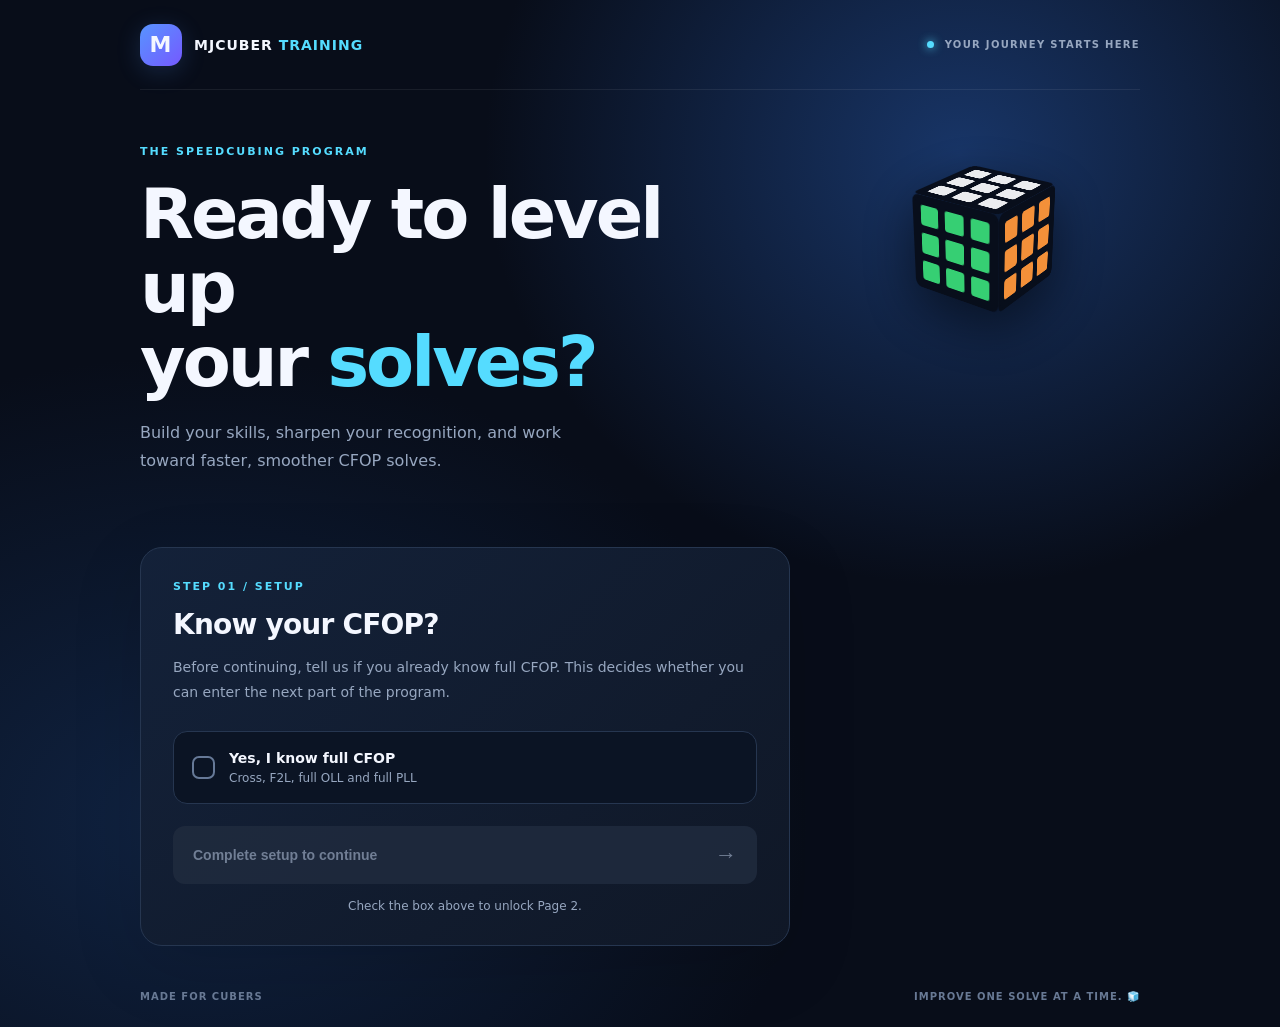
<file: index.html>
<!DOCTYPE html>
<html lang="en">
<head>
    <meta charset="UTF-8">
    <meta name="viewport" content="width=device-width, initial-scale=1.0">
    <meta name="theme-color" content="#080d19">
    <title>MJCUBER Training</title>

    <style>
        :root {
            --bg: #080d19;
            --blue: #5794ff;
            --cyan: #55dcff;
            --text: #f4f7ff;
            --muted: #97a7c0;
            --border: #263650;
        }

        * {
            box-sizing: border-box;
        }

        body {
            margin: 0;
            min-height: 100vh;
            color: var(--text);
            background:
                radial-gradient(ellipse at 75% 15%, #183567 0%, transparent 35%),
                radial-gradient(ellipse at 15% 80%, #102342 0%, transparent 40%),
                var(--bg);
            font-family: Inter, system-ui, Arial, sans-serif;
        }

        .container {
            width: min(1000px, 90%);
            margin: auto;
        }

        .topbar {
            min-height: 90px;
            display: flex;
            justify-content: space-between;
            align-items: center;
            gap: 20px;
            border-bottom: 1px solid #ffffff12;
        }

        .brand {
            display: flex;
            align-items: center;
            gap: 12px;
            color: var(--text);
            text-decoration: none;
            font-size: 14px;
            font-weight: 900;
            letter-spacing: 1px;
        }

        .brand-icon {
            width: 42px;
            height: 42px;
            display: grid;
            place-items: center;
            border-radius: 13px;
            background: linear-gradient(135deg, var(--blue), #7559ff);
            font-size: 22px;
            box-shadow: 0 5px 25px #5794ff30;
        }

        .accent {
            color: var(--cyan);
        }

        .status {
            color: var(--muted);
            font-size: 10px;
            font-weight: 800;
            letter-spacing: 1.3px;
        }

        .status-dot {
            display: inline-block;
            width: 7px;
            height: 7px;
            margin-right: 6px;
            border-radius: 50%;
            background: var(--cyan);
            box-shadow: 0 0 10px var(--cyan);
        }

        .hero {
            position: relative;
            display: flex;
            align-items: center;
            min-height: 310px;
            overflow: hidden;
            padding: 55px 0;
        }

        .hero-content {
            position: relative;
            z-index: 2;
            max-width: 580px;
        }

        .eyebrow,
        .step-label {
            color: var(--cyan);
            font-size: 11px;
            font-weight: 900;
            letter-spacing: 2px;
        }

        .hero h1 {
            margin: 19px 0;
            font-size: clamp(42px, 7vw, 70px);
            line-height: 1.06;
            letter-spacing: -3px;
        }

        .hero p {
            max-width: 470px;
            color: var(--muted);
            font-size: 16px;
            line-height: 1.8;
        }

        /* Three precisely aligned cube faces */
        .cube-decoration {
            position: absolute;
            width: 180px;
            height: 180px;
            top: 55px;
            right: 65px;
            perspective: 700px;
            opacity: .95;
            filter: drop-shadow(0 18px 25px #0008);
        }

        .cube {
            position: absolute;
            inset: 0;
            transform-style: preserve-3d;
            transform: rotateX(-24deg) rotateY(-35deg);
            animation: cube-float 5s ease-in-out infinite;
        }

        .cube-face {
            position: absolute;
            top: 40px;
            left: 40px;
            width: 100px;
            height: 100px;
            display: grid;
            grid-template-columns: repeat(3, 1fr);
            grid-template-rows: repeat(3, 1fr);
            gap: 4px;
            padding: 5px;
            border: 3px solid #080d19;
            border-radius: 8px;
            background: #080d19;
            backface-visibility: hidden;
        }

        .cube-face span {
            display: block;
            border: 2px solid #080d19;
            border-radius: 5px;
        }

        .cube-front {
            transform: translateZ(50px);
        }

        .cube-front span {
            background: #38d875;
        }

        .cube-right {
            transform: rotateY(90deg) translateZ(50px);
        }

        .cube-right span {
            background: #ff9638;
        }

        .cube-top {
            transform: rotateX(90deg) translateZ(50px);
        }

        .cube-top span {
            background: #f7f7f7;
        }

        @keyframes cube-float {
            0%, 100% {
                transform: rotateX(-24deg) rotateY(-35deg) translateY(0);
            }
            50% {
                transform: rotateX(-24deg) rotateY(-35deg) translateY(-7px);
            }
        }

        .setup-card {
            max-width: 650px;
            padding: 32px;
            border: 1px solid var(--border);
            border-radius: 22px;
            background: linear-gradient(145deg, #14223aee, #101827f5);
            box-shadow: 0 20px 70px #00000020;
        }

        .setup-card h2 {
            margin: 15px 0 8px;
            font-size: 28px;
            letter-spacing: -.8px;
        }

        .description {
            color: var(--muted);
            font-size: 14px;
            line-height: 1.8;
        }

        .check-option {
            display: flex;
            align-items: center;
            gap: 14px;
            margin-top: 25px;
            padding: 18px;
            border: 1px solid var(--border);
            border-radius: 14px;
            background: #0b1424;
            cursor: pointer;
            transition: border-color .2s, background .2s;
        }

        .check-option:has(input:checked) {
            border-color: var(--blue);
            background: #16294a;
        }

        .check-option input {
            position: absolute;
            width: 1px;
            height: 1px;
            opacity: 0;
        }

        .custom-check {
            display: grid;
            place-items: center;
            width: 23px;
            height: 23px;
            flex-shrink: 0;
            border: 2px solid #667997;
            border-radius: 7px;
            color: #07101e;
            transition: .2s;
        }

        .check-option input:checked + .custom-check {
            border-color: var(--cyan);
            background: var(--cyan);
        }

        .check-option input:checked + .custom-check::after {
            content: "✓";
            font-weight: 900;
        }

        .check-option input:focus-visible + .custom-check {
            outline: 3px solid white;
            outline-offset: 3px;
        }

        .check-copy {
            display: flex;
            flex-direction: column;
            gap: 5px;
        }

        .check-copy strong {
            font-size: 14px;
        }

        .check-copy small {
            color: var(--muted);
            font-size: 12px;
        }

        #nextButton {
            display: flex;
            align-items: center;
            justify-content: space-between;
            gap: 20px;
            width: 100%;
            margin-top: 22px;
            padding: 16px 20px;
            border: 0;
            border-radius: 12px;
            color: white;
            background: linear-gradient(100deg, #4385ff, #6558ff);
            font-size: 14px;
            font-weight: 800;
            cursor: pointer;
            transition: transform .2s, box-shadow .2s;
        }

        #nextButton:not(:disabled):hover {
            transform: translateY(-2px);
            box-shadow: 0 10px 28px #4385ff35;
        }

        #nextButton:disabled {
            color: #8290a7;
            background: #202b3e;
            cursor: not-allowed;
            opacity: .85;
        }

        .arrow {
            font-size: 22px;
        }

        .hint {
            margin: 15px 0 0;
            color: var(--muted);
            font-size: 12px;
            text-align: center;
        }

        footer {
            display: flex;
            justify-content: space-between;
            gap: 15px;
            padding: 45px 0 25px;
            color: #687994;
            font-size: 10px;
            font-weight: 800;
            letter-spacing: 1px;
        }

        @media (max-width: 650px) {
            .topbar {
                min-height: 75px;
            }

            .status {
                max-width: 100px;
                line-height: 1.6;
                text-align: right;
            }

            .hero {
                min-height: 280px;
                padding: 45px 0 35px;
            }

            .hero h1 {
                font-size: 45px;
                letter-spacing: -2px;
            }

            .hero p {
                max-width: 340px;
                font-size: 14px;
            }

            .cube-decoration {
                top: 45px;
                right: -75px;
                opacity: .23;
                transform: scale(.8);
            }

            .setup-card {
                padding: 23px;
            }

            footer {
                flex-direction: column;
            }
        }

        @media (prefers-reduced-motion: reduce) {
            *, *::before, *::after {
                animation: none !important;
                transition: none !important;
            }
        }
    </style>
</head>

<body>
    <main class="container">

        <header class="topbar">
            <a class="brand" href="index.html">
                <span class="brand-icon">M</span>
                <span>MJCUBER <span class="accent">TRAINING</span></span>
            </a>

            <span class="status">
                <span class="status-dot"></span>
                YOUR JOURNEY STARTS HERE
            </span>
        </header>

        <section class="hero">
            <div class="hero-content">
                <div class="eyebrow">THE SPEEDCUBING PROGRAM</div>

                <h1>Ready to level up<br>your <span class="accent">solves?</span></h1>

                <p>
                    Build your skills, sharpen your recognition, and work
                    toward faster, smoother CFOP solves.
                </p>
            </div>

            <div class="cube-decoration" aria-hidden="true">
                <div class="cube">
                    <div class="cube-face cube-front">
                        <span></span><span></span><span></span>
                        <span></span><span></span><span></span>
                        <span></span><span></span><span></span>
                    </div>

                    <div class="cube-face cube-right">
                        <span></span><span></span><span></span>
                        <span></span><span></span><span></span>
                        <span></span><span></span><span></span>
                    </div>

                    <div class="cube-face cube-top">
                        <span></span><span></span><span></span>
                        <span></span><span></span><span></span>
                        <span></span><span></span><span></span>
                    </div>
                </div>
            </div>
        </section>

        <section class="setup-card">
            <div class="step-label">STEP 01 / SETUP</div>

            <h2>Know your CFOP?</h2>

            <p class="description">
                Before continuing, tell us if you already know full CFOP.
                This decides whether you can enter the next part of the program.
            </p>

            <label class="check-option" for="cfop">
                <input type="checkbox" id="cfop">
                <span class="custom-check" aria-hidden="true"></span>

                <span class="check-copy">
                    <strong>Yes, I know full CFOP</strong>
                    <small>Cross, F2L, full OLL and full PLL</small>
                </span>
            </label>

            <button id="nextButton" type="button" disabled>
                <span id="buttonText">Complete setup to continue</span>
                <span class="arrow" aria-hidden="true">→</span>
            </button>

            <p class="hint" id="hint" aria-live="polite">
                Check the box above to unlock Page 2.
            </p>
        </section>

        <footer>
            <span>MADE FOR CUBERS</span>
            <span>IMPROVE ONE SOLVE AT A TIME. 🧊</span>
        </footer>

    </main>

    <script>
        const cfopCheckbox = document.getElementById("cfop");
        const nextButton = document.getElementById("nextButton");
        const buttonText = document.getElementById("buttonText");
        const hint = document.getElementById("hint");

        cfopCheckbox.addEventListener("change", () => {
            const unlocked = cfopCheckbox.checked;

            nextButton.disabled = !unlocked;

            buttonText.textContent = unlocked
                ? "Continue to Page 2"
                : "Complete setup to continue";

            hint.textContent = unlocked
                ? "✓ Setup complete! Page 2 is unlocked."
                : "Check the box above to unlock Page 2.";
        });

        nextButton.addEventListener("click", () => {
            if (!cfopCheckbox.checked) return;
            window.location.href = "page2.html";
        });
    </script>
</body>
</html>
</file>
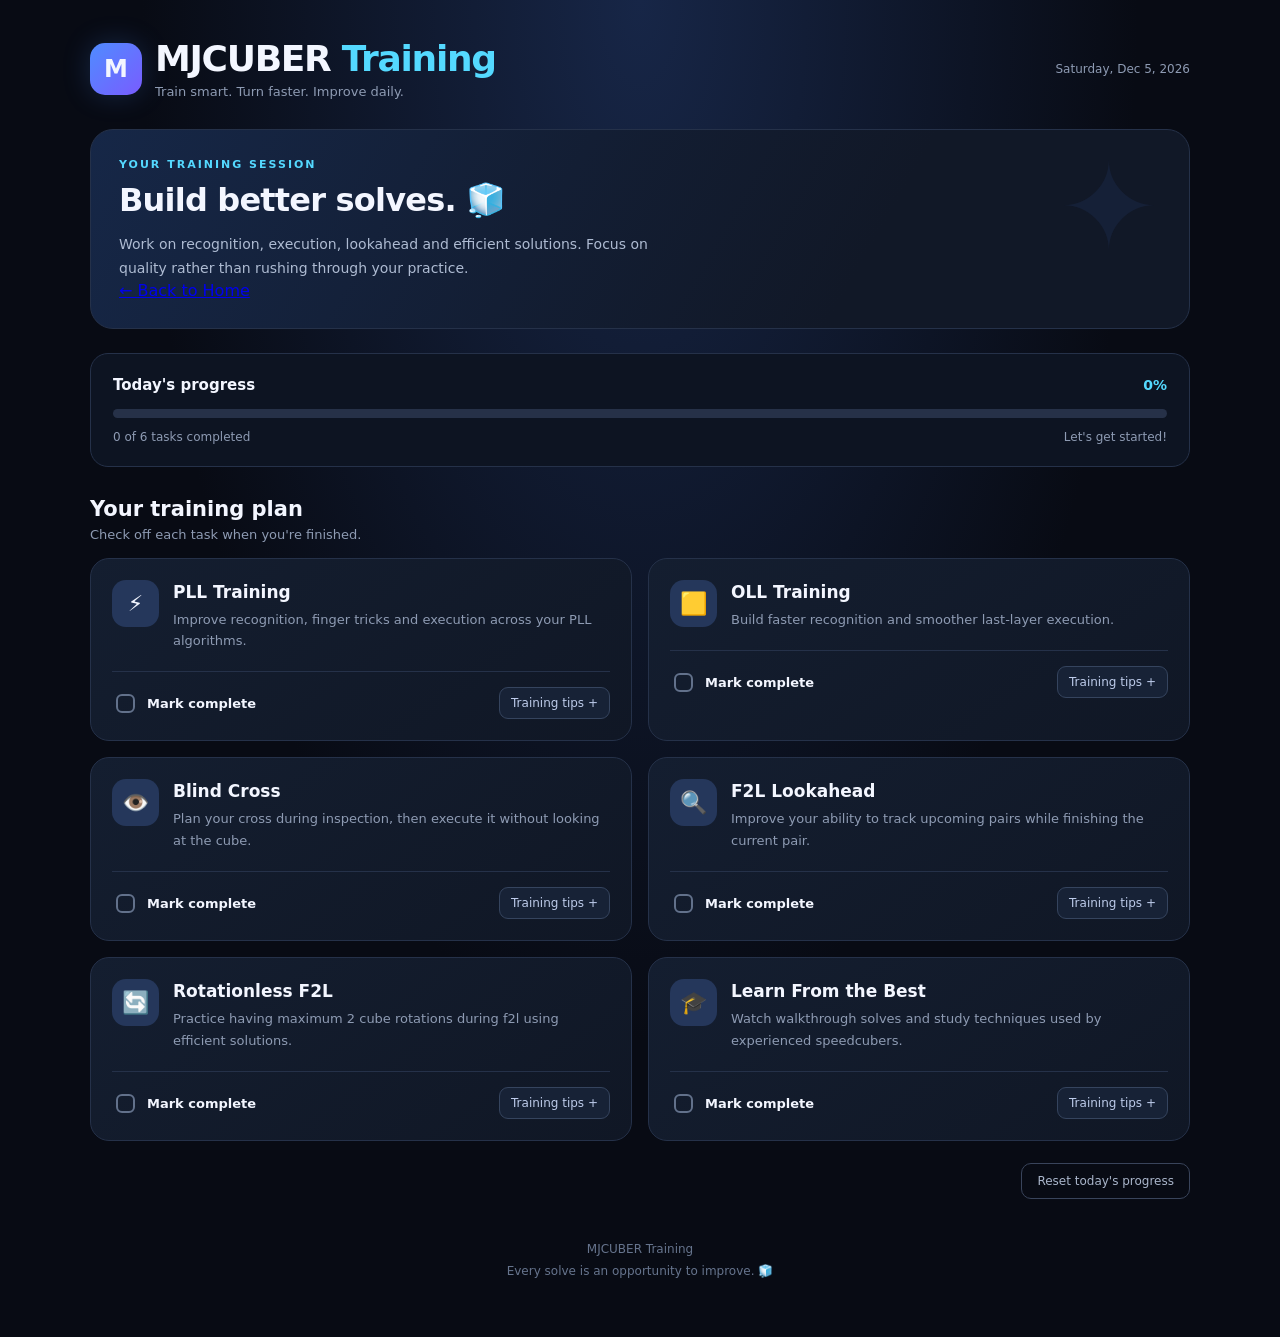
<file: page2.html>
<!DOCTYPE html>
<html lang="en">
<head>
<meta charset="UTF-8">
<meta name="viewport" content="width=device-width, initial-scale=1.0">
<title>MJCUBER Training</title>

<style>
:root {
    --bg: #080b14;
    --panel: #111827;
    --panel2: #151e30;
    --blue: #4f8cff;
    --cyan: #54d9ff;
    --text: #f3f6ff;
    --muted: #8e9bb3;
    --border: #253149;
    --green: #4ade80;
}

* { box-sizing: border-box; }

body {
    margin: 0;
    min-height: 100vh;
    background:
        radial-gradient(ellipse at top, #172647 0%, transparent 55%),
        var(--bg);
    color: var(--text);
    font-family: Inter, system-ui, Arial, sans-serif;
}

button, input { font: inherit; }

.container {
    width: min(1100px, 92%);
    margin: auto;
    padding: 38px 0 55px;
}

header {
    display: flex;
    justify-content: space-between;
    align-items: center;
    gap: 18px;
    margin-bottom: 30px;
}

.brand {
    display: flex;
    align-items: center;
    gap: 13px;
}

.logo {
    display: grid;
    place-items: center;
    width: 52px;
    height: 52px;
    border-radius: 15px;
    background: linear-gradient(135deg, var(--blue), #795cff);
    box-shadow: 0 0 28px #4f8cff35;
    font-size: 24px;
    font-weight: 900;
}

h1 {
    font-size: clamp(24px, 4vw, 36px);
    margin: 0;
    letter-spacing: -1.3px;
}

.subtitle {
    color: var(--muted);
    font-size: 13px;
    margin-top: 5px;
}

.today {
    color: var(--muted);
    font-size: 12px;
    text-align: right;
}

.hero {
    position: relative;
    overflow: hidden;
    padding: 28px;
    margin-bottom: 24px;
    border: 1px solid var(--border);
    border-radius: 23px;
    background: linear-gradient(120deg, #162747, #111827 70%);
}

.hero::after {
    content: "✦";
    position: absolute;
    right: 30px;
    top: 8px;
    font-size: 120px;
    color: #4f8cff13;
    pointer-events: none;
}

.eyebrow {
    color: var(--cyan);
    font-size: 11px;
    font-weight: 800;
    letter-spacing: 2px;
    text-transform: uppercase;
}

.hero h2 {
    margin: 10px 0;
    font-size: clamp(23px, 4vw, 32px);
    letter-spacing: -0.8px;
}

.hero p {
    color: #aebbd2;
    max-width: 580px;
    line-height: 1.7;
    font-size: 14px;
    margin-bottom: 0;
}

.progress-panel {
    border: 1px solid var(--border);
    background: #0d1422;
    border-radius: 18px;
    padding: 22px;
    margin-bottom: 30px;
}

.progress-heading {
    display: flex;
    justify-content: space-between;
    align-items: center;
    gap: 12px;
    margin-bottom: 15px;
}

.progress-heading strong { font-size: 15px; }

#progressText {
    color: var(--cyan);
    font-size: 14px;
    font-weight: 800;
}

.progress-track {
    width: 100%;
    height: 9px;
    background: #263148;
    border-radius: 99px;
    overflow: hidden;
}

#progressBar {
    height: 100%;
    width: 0%;
    border-radius: 99px;
    background: linear-gradient(90deg, var(--blue), var(--cyan));
    transition: width 0.3s ease;
}

.progress-footer {
    display: flex;
    justify-content: space-between;
    gap: 12px;
    margin-top: 12px;
    color: var(--muted);
    font-size: 12px;
}

.section-heading {
    display: flex;
    justify-content: space-between;
    align-items: end;
    gap: 12px;
    margin-bottom: 16px;
}

.section-heading h2 {
    font-size: 21px;
    margin: 0;
}

.section-heading p {
    color: var(--muted);
    font-size: 13px;
    margin: 6px 0 0;
}

.task-grid {
    display: grid;
    grid-template-columns: repeat(2, minmax(0, 1fr));
    gap: 16px;
}

.task {
    background: linear-gradient(145deg, #141e30, #101725);
    border: 1px solid var(--border);
    border-radius: 19px;
    padding: 21px;
    transition: border-color 0.2s, transform 0.2s;
}

.task:hover {
    border-color: #4567a0;
    transform: translateY(-2px);
}

.task.completed {
    border-color: #286747;
    background: linear-gradient(145deg, #11251f, #101725);
}

.task-top {
    display: flex;
    align-items: flex-start;
    gap: 14px;
}

.task-icon {
    display: grid;
    place-items: center;
    flex-shrink: 0;
    width: 47px;
    height: 47px;
    border-radius: 14px;
    background: #25375b;
    font-size: 22px;
}

.task h3 {
    font-size: 17px;
    margin: 2px 0 7px;
}

.task-description {
    color: var(--muted);
    font-size: 13px;
    line-height: 1.65;
    margin: 0;
}

.task-bottom {
    display: flex;
    justify-content: space-between;
    align-items: center;
    gap: 12px;
    margin-top: 20px;
    padding-top: 15px;
    border-top: 1px solid var(--border);
}
    <.back-button {
    display: inline-block;
    padding: 10px 16px;
    margin: 10px 0;
    background: #ffffff;
    color: white;
    border: 2px solid #00d9ff;
    border-radius: 10px;
    text-decoration: none;
    font-weight: 600;
    transition: 0.2s ease;
}
 
.back-button:hover {
    background: #00d9ff;
    color: #07111f;
    transform: translateY(-2px);
}

.complete-label {
    display: flex;
    align-items: center;
    gap: 9px;
    font-size: 13px;
    font-weight: 700;
    cursor: pointer;
    user-select: none;
}

.complete-label input {
    appearance: none;
    width: 19px;
    height: 19px;
    border: 2px solid #62718b;
    border-radius: 6px;
    background: transparent;
    cursor: pointer;
    display: grid;
    place-items: center;
    flex-shrink: 0;
}

.complete-label input:checked {
    background: var(--green);
    border-color: var(--green);
}

.complete-label input:checked::after {
    content: "✓";
    color: #082012;
    font-size: 13px;
    font-weight: 900;
}

.task.completed .complete-label { color: var(--green); }

.details-button {
    border: 1px solid #35445e;
    background: #172236;
    color: #bdcbea;
    border-radius: 9px;
    padding: 8px 11px;
    font-size: 12px;
    cursor: pointer;
    transition: background 0.2s;
}

.details-button:hover { background: #253755; }

.tips {
    display: none;
    margin-top: 16px;
    padding: 14px;
    border-radius: 12px;
    background: #0b1220;
    color: #b5c3dc;
    font-size: 13px;
    line-height: 1.8;
}

.tips.open { display: block; }
.tips strong { color: var(--cyan); }

.actions {
    display: flex;
    justify-content: flex-end;
    margin-top: 22px;
}

.reset-button {
    border: 1px solid #39445b;
    background: transparent;
    color: #aab6cb;
    padding: 10px 15px;
    border-radius: 10px;
    cursor: pointer;
    font-size: 12px;
}

.reset-button:hover {
    background: #192235;
    color: white;
}

footer {
    text-align: center;
    margin-top: 40px;
    color: #66748d;
    font-size: 12px;
    line-height: 1.8;
}

@media (max-width: 700px) {
    .container { padding-top: 24px; }
    .task-grid { grid-template-columns: 1fr; }
    .hero { padding: 23px; }
    .progress-panel { padding: 18px; }
    .today { display: none; }
}

@media (prefers-reduced-motion: reduce) {
    *, *::before, *::after {
        transition: none !important;
    }
}
</style>
</head>

<body>
<div class="container">

    <header>
        <div class="brand">
            <div class="logo">M</div>
            <div>
                <h1>MJCUBER <span style="color:#54d9ff">Training</span></h1>
                <div class="subtitle">Train smart. Turn faster. Improve daily.</div>
            </div>
        </div>
        <div class="today" id="today"></div>
    </header>

    <section class="hero">
        <div class="eyebrow">YOUR TRAINING SESSION</div>
        <h2>Build better solves. 🧊</h2>
        <p>
            Work on recognition, execution, lookahead and efficient solutions.
            Focus on quality rather than rushing through your practice.
        </p>
        <a href="index.html" class="back-button">← Back to Home</a>
    </section>

    <section class="progress-panel">
        <div class="progress-heading">
            <strong>Today's progress</strong>
            <span id="progressText">0%</span>
        </div>

        <div class="progress-track"
             role="progressbar"
             aria-label="Daily training progress"
             aria-valuemin="0"
             aria-valuemax="100"
             aria-valuenow="0"
             id="progressTrack">
            <div id="progressBar"></div>
        </div>

        <div class="progress-footer">
            <span id="completedText">0 of 6 tasks completed</span>
            <span id="progressMessage">Let's get started!</span>
        </div>
    </section>

    <div class="section-heading">
        <div>
            <h2>Your training plan</h2>
            <p>Check off each task when you're finished.</p>
        </div>
    </div>

    <main class="task-grid" id="taskGrid">

        <article class="task" data-task="pll">
            <div class="task-top">
                <div class="task-icon">⚡</div>
                <div>
                    <h3>PLL Training</h3>
                    <p class="task-description">
                        Improve recognition, finger tricks and execution
                        across your PLL algorithms.
                    </p>
                </div>
            </div>
            <div class="task-bottom">
                <label class="complete-label">
                    <input type="checkbox" aria-label="Complete PLL Training">
                    Mark complete
                </label>
                <button class="details-button" aria-expanded="false">Training tips +</button>
            </div>
            <div class="tips">
                <strong>Focus:</strong><br>
                • Recognize the case before turning.<br>
                • Use consistent finger tricks.<br>
                • Keep your hands relaxed.<br>
                • Practise difficult cases separately.
            </div>
        </article>

        <article class="task" data-task="oll">
            <div class="task-top">
                <div class="task-icon">🟨</div>
                <div>
                    <h3>OLL Training</h3>
                    <p class="task-description">
                        Build faster recognition and smoother last-layer
                        execution.
                    </p>
                </div>
            </div>
            <div class="task-bottom">
                <label class="complete-label">
                    <input type="checkbox" aria-label="Complete OLL Training">
                    Mark complete
                </label>
                <button class="details-button" aria-expanded="false">Training tips +</button>
            </div>
            <div class="tips">
                <strong>Focus:</strong><br>
                • Learn to identify cases from their patterns.<br>
                • Practise awkward finger tricks slowly first.<br>
                • Aim for reliable execution before maximum speed.<br>
                • Review cases you frequently confuse.
            </div>
        </article>

        <article class="task" data-task="cross">
            <div class="task-top">
                <div class="task-icon">👁️</div>
                <div>
                    <h3>Blind Cross</h3>
                    <p class="task-description">
                        Plan your cross during inspection, then execute it
                        without looking at the cube.
                    </p>
                </div>
            </div>
            <div class="task-bottom">
                <label class="complete-label">
                    <input type="checkbox" aria-label="Complete Blind Cross">
                    Mark complete
                </label>
                <button class="details-button" aria-expanded="false">Training tips +</button>
            </div>
            <div class="tips">
                <strong>Focus:</strong><br>
                • Trace the movement of each cross piece.<br>
                • Visualize where pieces move after every turn.<br>
                • Start with a reliable solution, then optimize it.<br>
                • Stop and re-plan if your visualization becomes unclear.
            </div>
        </article>

        <article class="task" data-task="lookahead">
            <div class="task-top">
                <div class="task-icon">🔍</div>
                <div>
                    <h3>F2L Lookahead</h3>
                    <p class="task-description">
                        Improve your ability to track upcoming pairs while
                        finishing the current pair.
                    </p>
                </div>
            </div>
            <div class="task-bottom">
                <label class="complete-label">
                    <input type="checkbox" aria-label="Complete F2L Lookahead">
                    Mark complete
                </label>
                <button class="details-button" aria-expanded="false">Training tips +</button>
            </div>
            <div class="tips">
                <strong>Focus:</strong><br>
                • Turn slowly enough to see the next pair.<br>
                • Avoid unnecessary pauses between pairs.<br>
                • Track pieces rather than staring at one location.<br>
                • Prioritize continuous turning over raw TPS.
            </div>
        </article>

        <article class="task" data-task="rotationless">
            <div class="task-top">
                <div class="task-icon">🔄</div>
                <div>
                    <h3>Rotationless F2L</h3>
                    <p class="task-description">
                        Practice having maximum 2 cube rotations during f2l using efficient solutions.
                    </p>
                </div>
            </div>
            <div class="task-bottom">
                <label class="complete-label">
                    <input type="checkbox" aria-label="Complete Rotationless F2L">
                    Mark complete
                </label>
                <button class="details-button" aria-expanded="false">Training tips +</button>
            </div>
            <div class="tips">
                <strong>Focus:</strong><br>
                • Practise R, U and L-based solutions where useful.<br>
                • Learn to recognize pairs on the back and left sides.<br>
                • Use efficient solutions without forcing awkward ones.<br>
                • Save difficult cases for deliberate practice.
            </div>
        </article>

        <article class="task" data-task="learning">
            <div class="task-top">
                <div class="task-icon">🎓</div>
                <div>
                    <h3>Learn From the Best</h3>
                    <p class="task-description">
                        Watch walkthrough solves and study techniques
                        used by experienced speedcubers.
                    </p>
                </div>
            </div>
            <div class="task-bottom">
                <label class="complete-label">
                    <input type="checkbox" aria-label="Complete Learn From the Best">
                    Mark complete
                </label>
                <button class="details-button" aria-expanded="false">Training tips +</button>
            </div>
            <div class="tips">
                <strong>Focus:</strong><br>
                • Watch how advanced solvers plan their cross.<br>
                • Look for efficient F2L solutions.<br>
                • Study lookahead and recognition techniques.<br>
                • Test useful ideas in your own solves.
            </div>
        </article>

    </main>

    <div class="actions">
        <button class="reset-button" id="resetButton">
            Reset today's progress
        </button>
    </div>

    <footer>
        MJCUBER Training<br>
        Every solve is an opportunity to improve. 🧊
    </footer>

</div>

<script>
(() => {
    const tasks = [...document.querySelectorAll(".task")];
    const progressBar = document.getElementById("progressBar");
    const progressText = document.getElementById("progressText");
    const completedText = document.getElementById("completedText");
    const progressMessage = document.getElementById("progressMessage");
    const progressTrack = document.getElementById("progressTrack");
    const todayElement = document.getElementById("today");
    const resetButton = document.getElementById("resetButton");

    const now = new Date();
    const dateKey =
        now.getFullYear() + "-" +
        String(now.getMonth() + 1).padStart(2, "0") + "-" +
        String(now.getDate()).padStart(2, "0");

    const storageKey = "mjcuber-training-" + dateKey;

    todayElement.textContent = now.toLocaleDateString(undefined, {
        weekday: "long",
        month: "short",
        day: "numeric",
        year: "numeric"
    });

    function loadProgress() {
        try {
            const saved = JSON.parse(localStorage.getItem(storageKey) || "{}");

            tasks.forEach(task => {
                const checkbox = task.querySelector('input[type="checkbox"]');
                checkbox.checked = saved[task.dataset.task] === true;
                task.classList.toggle("completed", checkbox.checked);
            });
        } catch (error) {
            tasks.forEach(task => {
                task.querySelector('input[type="checkbox"]').checked = false;
                task.classList.remove("completed");
            });
        }

        updateProgress();
    }

    function saveProgress() {
        const progress = {};

        tasks.forEach(task => {
            progress[task.dataset.task] =
                task.querySelector('input[type="checkbox"]').checked;
        });

        try {
            localStorage.setItem(storageKey, JSON.stringify(progress));
        } catch (error) {
            // Checklist remains usable if browser storage is disabled.
        }
    }

    function updateProgress() {
        const completed = tasks.filter(task =>
            task.querySelector('input[type="checkbox"]').checked
        ).length;

        const percentage = Math.round((completed / tasks.length) * 100);

        progressBar.style.width = percentage + "%";
        progressText.textContent = percentage + "%";
        completedText.textContent =
            `${completed} of ${tasks.length} tasks completed`;

        progressTrack.setAttribute("aria-valuenow", percentage);

        if (completed === tasks.length) {
            progressMessage.textContent = "Perfect session! 🏆";
        } else if (completed >= 4) {
            progressMessage.textContent = "You're nearly there!";
        } else if (completed >= 1) {
            progressMessage.textContent = "Keep it going!";
        } else {
            progressMessage.textContent = "Let's get started!";
        }

        tasks.forEach(task => {
            const checkbox = task.querySelector('input[type="checkbox"]');
            task.classList.toggle("completed", checkbox.checked);
        });
    }

    tasks.forEach(task => {
        const checkbox = task.querySelector('input[type="checkbox"]');
        const detailsButton = task.querySelector(".details-button");
        const tips = task.querySelector(".tips");

        checkbox.addEventListener("change", () => {
            updateProgress();
            saveProgress();
        });

        detailsButton.addEventListener("click", () => {
            const isOpen = tips.classList.toggle("open");

            detailsButton.textContent =
                isOpen ? "Hide tips −" : "Training tips +";

            detailsButton.setAttribute("aria-expanded", String(isOpen));
        });
    });

    resetButton.addEventListener("click", () => {
        const confirmed = confirm(
            "Reset all of today's training progress?"
        );

        if (!confirmed) return;

        tasks.forEach(task => {
            task.querySelector('input[type="checkbox"]').checked = false;
            task.classList.remove("completed");
        });

        saveProgress();
        updateProgress();
    });

    loadProgress();
})();
</script>
</body>
</html>
</file>
